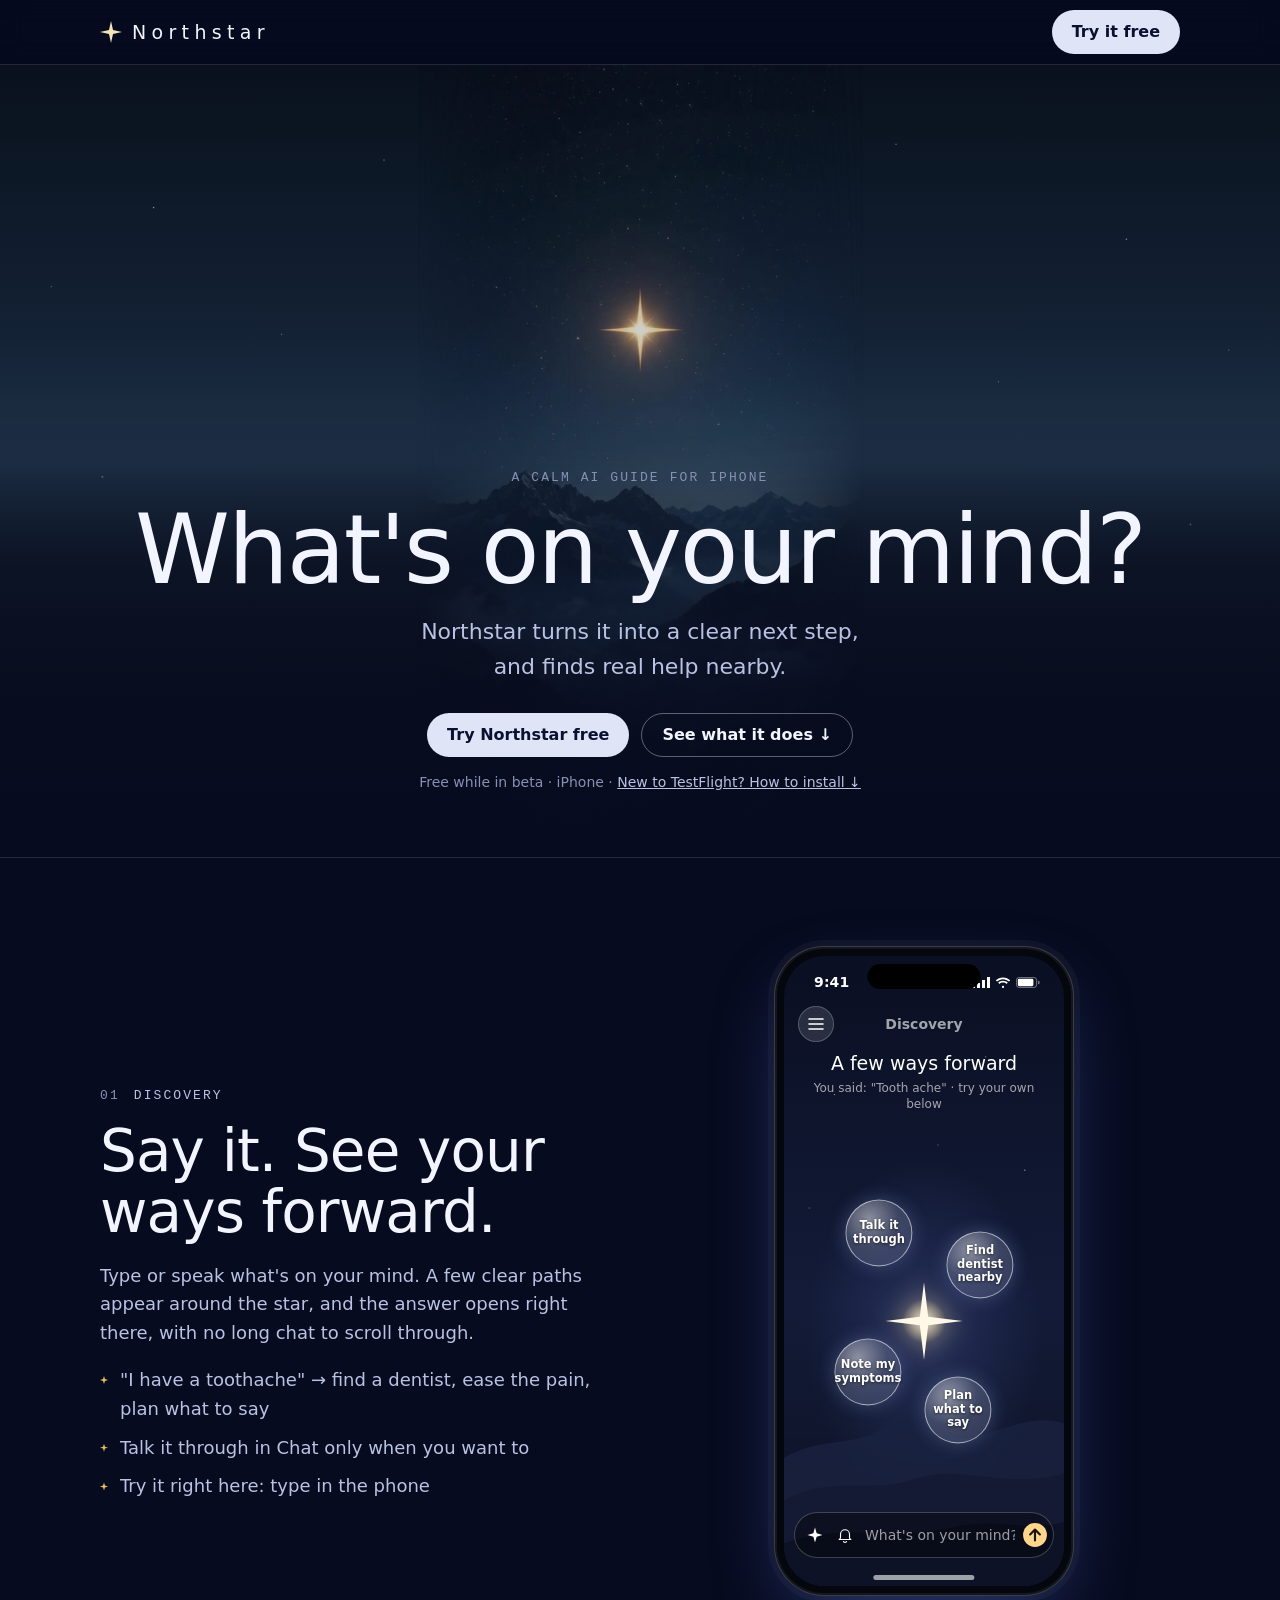
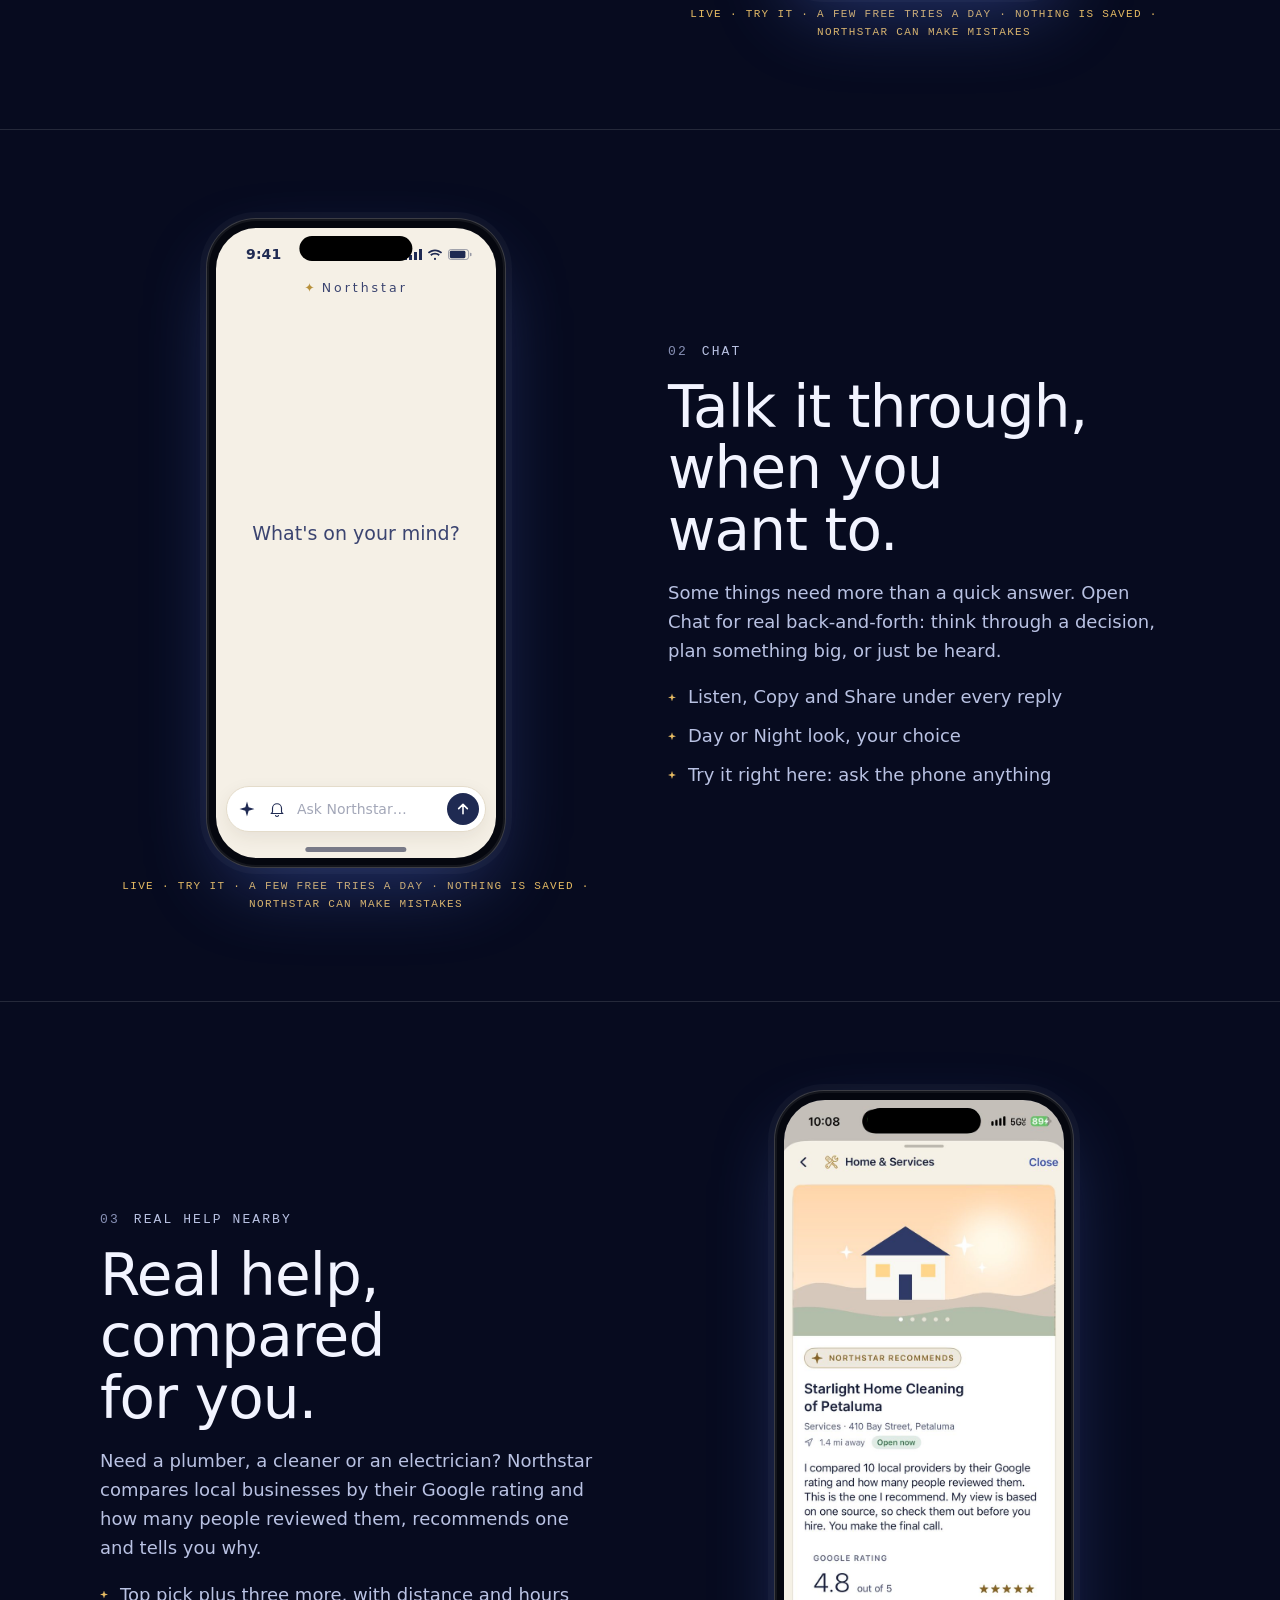
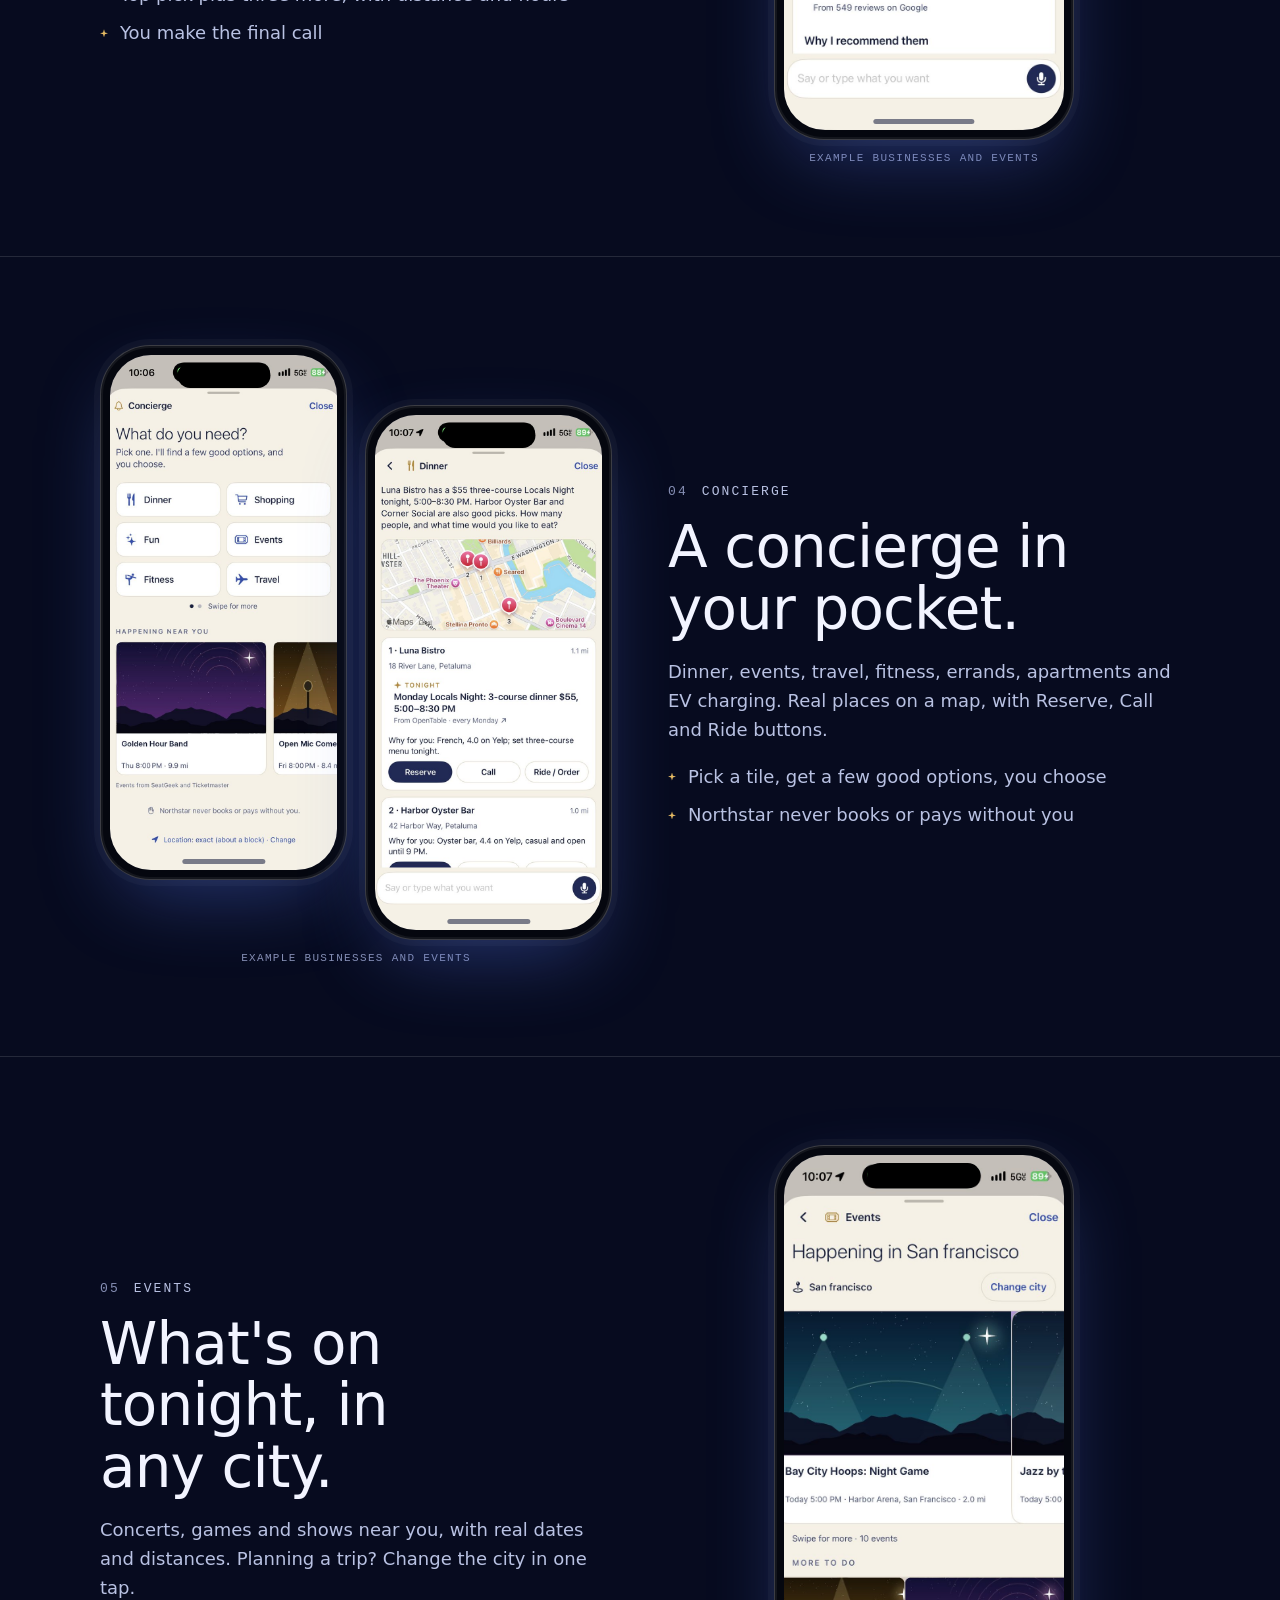
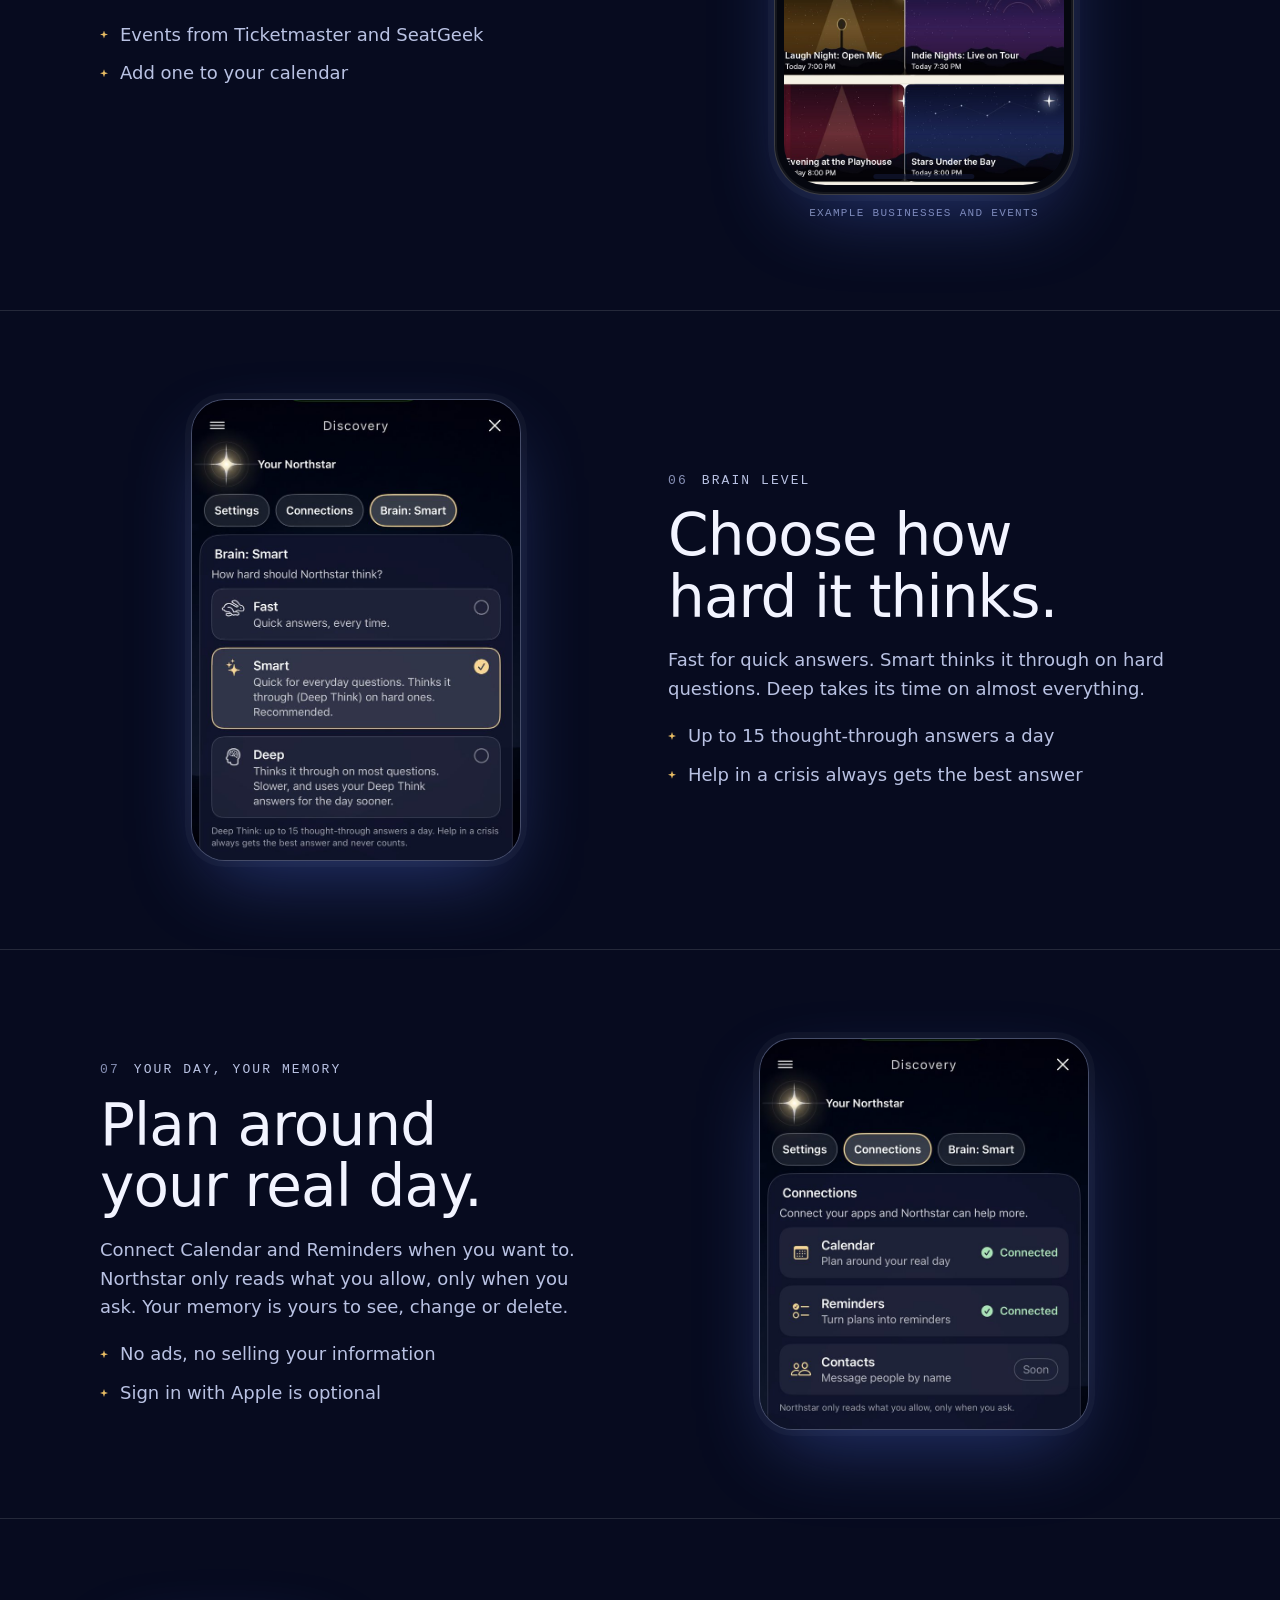
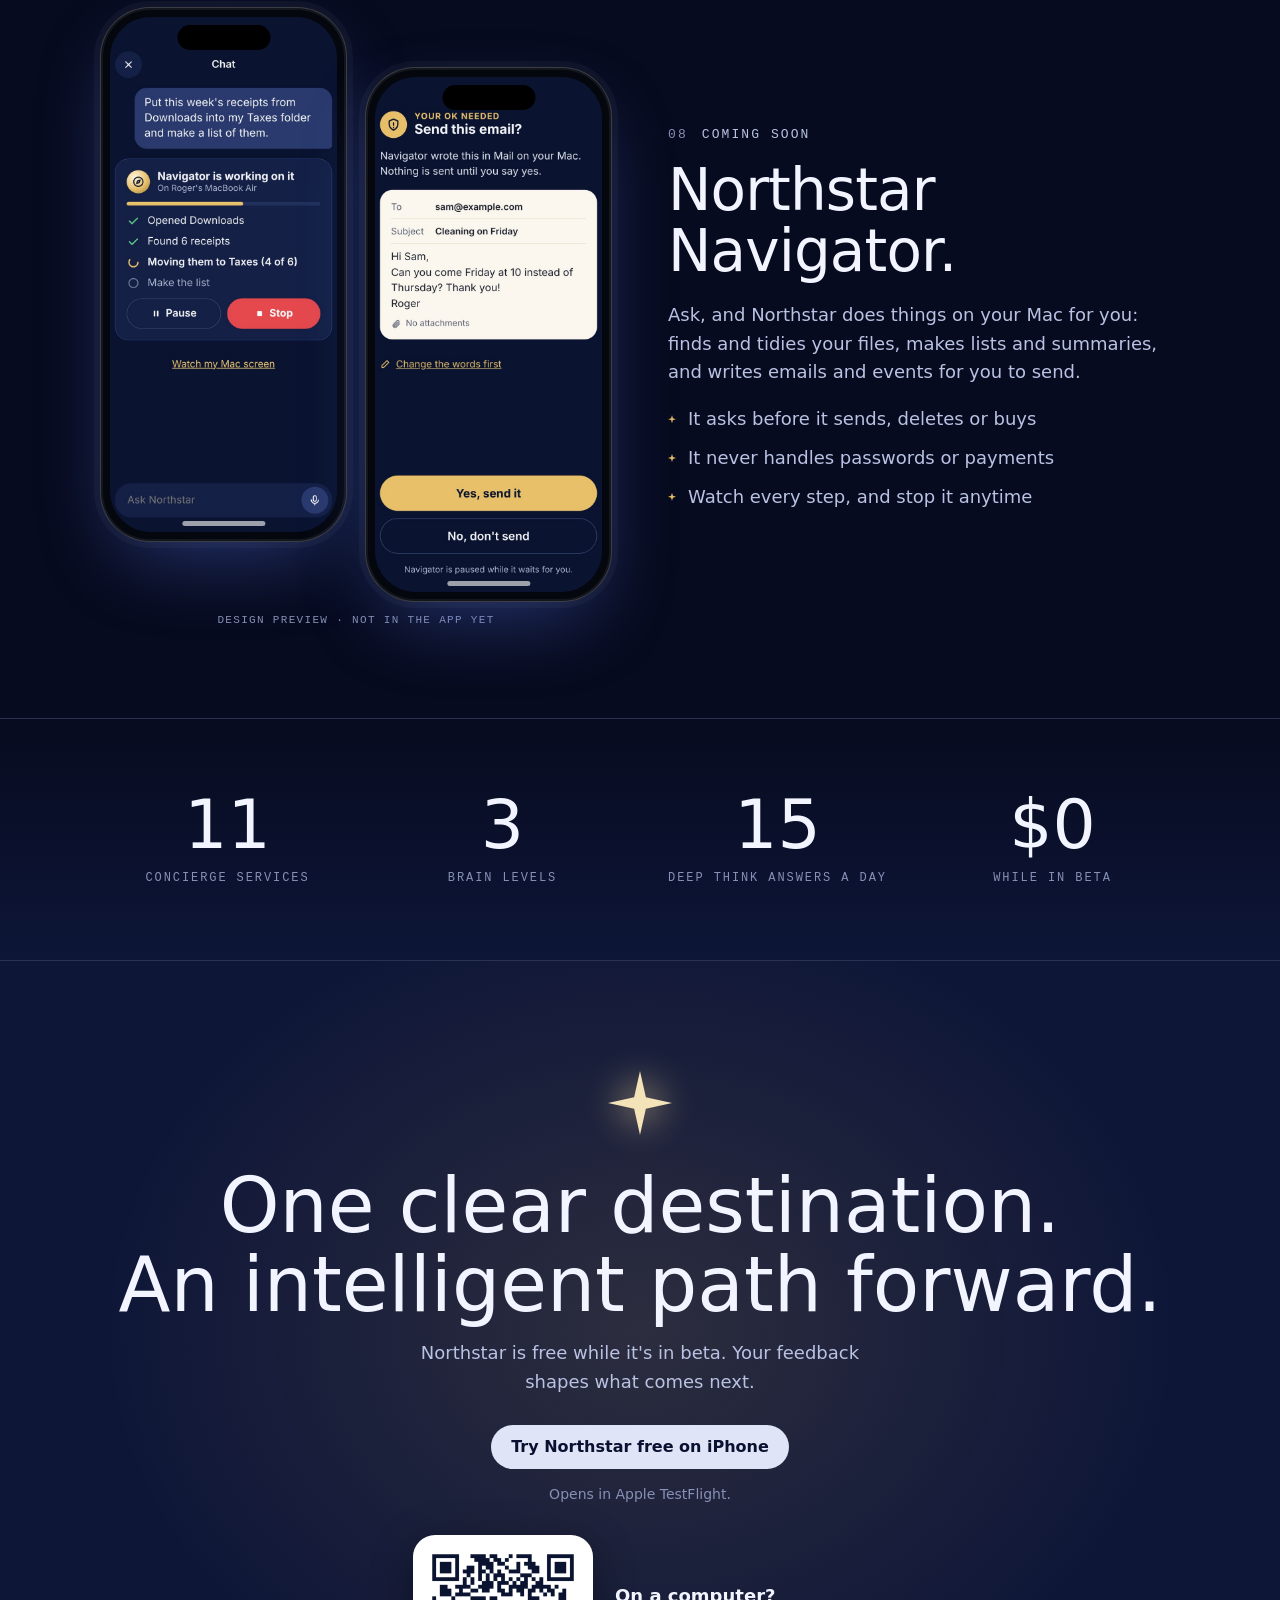
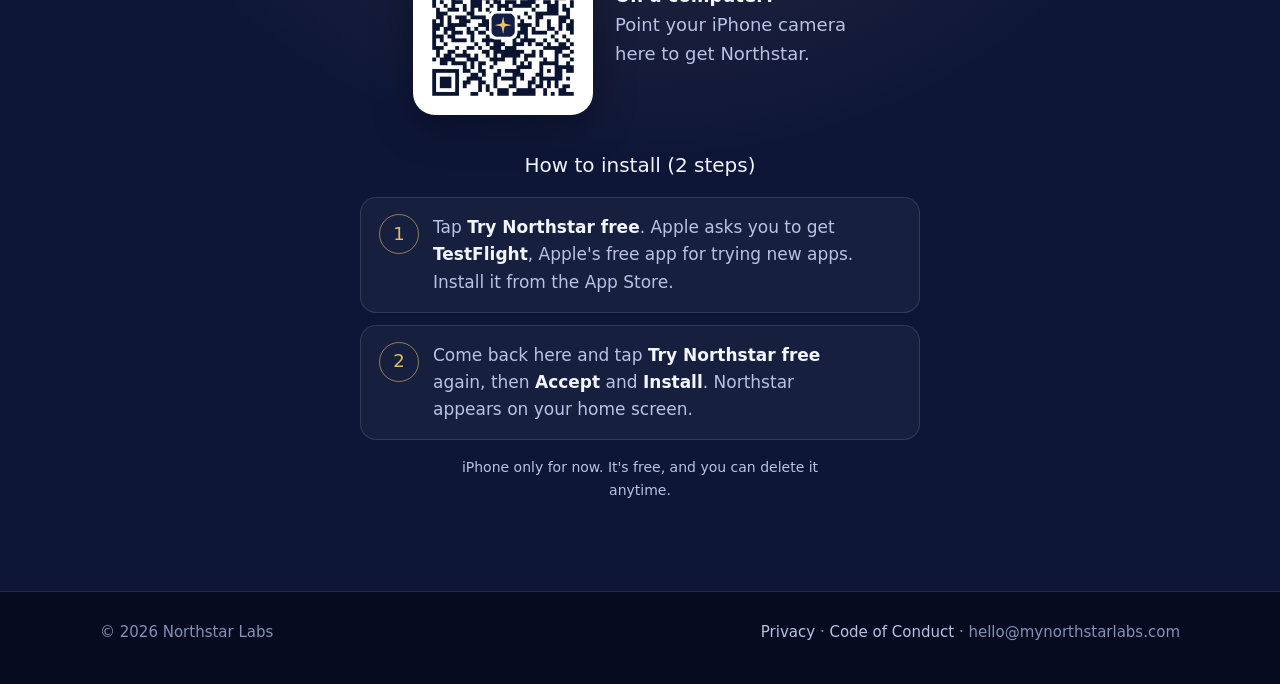
<file: index.html>
<!doctype html><html lang="en"><head><meta charset="utf-8"><meta name="viewport" content="width=device-width,initial-scale=1,viewport-fit=cover">
<title>Northstar: a calm AI guide for iPhone</title>
<meta name="description" content="Say what's on your mind. Northstar turns it into a clear next step and finds real help nearby. Free while in beta.">
<meta property="og:title" content="Northstar: a calm AI guide for iPhone">
<meta property="og:description" content="Say what's on your mind. Northstar turns it into a clear next step and finds real help nearby. Free while in beta.">
<meta property="og:image" content="https://mynorthstarlabs.com/media/share.jpg">
<meta property="og:url" content="https://mynorthstarlabs.com/">
<meta name="theme-color" content="#070b1f">
<link rel="icon" href="icon.png"></head><body>
<style>
/* Layout: one dark scrolling story. Video hero, then one feature per screen: number + title + plain sentence + the real app screen. */
:root{
  --night:#070b1f; --night2:#0e1638; --panel:#121b3f; --line:rgba(255,255,255,.12);
  --ink:#f2f4ff; --soft:#b9c2e3; --mute:#8790b5; --gold:#e6bb63; --silver:#dfe5f7;
  --display:-apple-system,"SF Pro Display",system-ui,"Segoe UI",Roboto,sans-serif;
  --mono:ui-monospace,"SF Mono",Menlo,Consolas,monospace;
  color-scheme:dark;
}
*{box-sizing:border-box}
html{scroll-behavior:smooth}
body{margin:0;background:var(--night);color:var(--ink);font-family:var(--display);font-size:18px;line-height:1.6;-webkit-font-smoothing:antialiased}
a{color:inherit}
.gutter{padding-left:max(20px,env(safe-area-inset-left,0px));padding-right:max(20px,env(safe-area-inset-right,0px))}
.wrap{max-width:1080px;margin:0 auto}

/* top bar */
.bar{position:sticky;top:env(safe-area-inset-top,0px);z-index:20;background:rgba(7,11,31,.72);backdrop-filter:blur(14px);-webkit-backdrop-filter:blur(14px);border-bottom:1px solid var(--line)}
.bar .wrap{display:flex;align-items:center;justify-content:space-between;height:64px}
.mark{display:flex;align-items:center;gap:10px;text-decoration:none;font-weight:300;letter-spacing:.28em;font-size:19px}
.mark svg{width:22px;height:22px}
.pill{display:inline-flex;align-items:center;gap:8px;min-height:44px;padding:0 20px;border-radius:999px;text-decoration:none;font-weight:600;font-size:16px}
.pill.light{background:var(--silver);color:#0a1130}
.pill.ghost{border:1px solid rgba(255,255,255,.35);color:var(--ink)}
.pill:focus-visible{outline:2px solid var(--gold);outline-offset:3px}

/* hero */
.hero{position:relative;min-height:min(88svh,900px);display:flex;align-items:flex-end;overflow:hidden;isolation:isolate}
.hero video,.hero .poster{position:absolute;inset:0;width:100%;height:100%;object-fit:cover;z-index:-2}
/* Wide screens: show the tall star video at its natural size in the center (star far away, mountains below)
   and blend its edges into a matching night sky with a few stars, instead of zooming it to full width */
@media (min-aspect-ratio:1/1){
  .hero{background:
    radial-gradient(1.2px 1.2px at 12% 18%,rgba(255,255,255,.7),transparent),radial-gradient(1px 1px at 22% 34%,rgba(255,255,255,.5),transparent),
    radial-gradient(1.4px 1.4px at 8% 52%,rgba(255,255,255,.55),transparent),radial-gradient(1px 1px at 30% 12%,rgba(255,255,255,.6),transparent),
    radial-gradient(1.2px 1.2px at 88% 22%,rgba(255,255,255,.65),transparent),radial-gradient(1px 1px at 78% 40%,rgba(255,255,255,.5),transparent),
    radial-gradient(1.4px 1.4px at 93% 58%,rgba(255,255,255,.5),transparent),radial-gradient(1px 1px at 70% 10%,rgba(255,255,255,.6),transparent),
    radial-gradient(1px 1px at 4% 28%,rgba(255,255,255,.45),transparent),radial-gradient(1px 1px at 96% 36%,rgba(255,255,255,.45),transparent),
    linear-gradient(180deg,rgb(9,18,28) 0%,rgb(22,38,57) 33%,rgb(36,58,80) 50%,rgb(17,29,43) 63%,rgb(9,10,14) 100%)}
  .hero video,.hero .poster{left:50%;right:auto;width:auto;aspect-ratio:9/16;max-width:none;transform:translateX(-50%);
    -webkit-mask-image:linear-gradient(90deg,transparent 0%,#000 38%,#000 62%,transparent 100%);
    mask-image:linear-gradient(90deg,transparent 0%,#000 38%,#000 62%,transparent 100%)}
}
.hero::after{content:"";position:absolute;inset:0;z-index:-1;background:linear-gradient(180deg,rgba(7,11,31,.15) 0%,rgba(7,11,31,.2) 45%,rgba(7,11,31,.92) 88%,var(--night) 100%)}
.hero .wrap{width:100%;padding-block:0 64px;text-align:center}
.eyebrow{font-family:var(--mono);font-size:13px;letter-spacing:.16em;text-transform:uppercase;color:var(--mute)}
.eyebrow b{color:var(--soft);font-weight:400;margin-left:14px}
.hero h1{font-weight:200;font-size:clamp(46px,11vw,96px);line-height:1.02;letter-spacing:-.02em;margin:14px 0 14px;text-wrap:balance}
.hero p{margin:0 auto;max-width:34ch;color:var(--soft);font-size:clamp(18px,4.4vw,22px)}
.actions{display:flex;flex-wrap:wrap;gap:12px;justify-content:center;margin-top:28px}
.small{font-size:14px;color:var(--mute);margin-top:14px}

/* features */
.feature{padding-block:88px;border-top:1px solid var(--line)}
.feature .wrap{display:grid;grid-template-columns:1fr 1fr;gap:56px;align-items:center}
.feature:nth-of-type(odd) .text{order:2}
.text{min-width:0}
.feature h2{font-weight:300;font-size:clamp(36px,7vw,58px);line-height:1.06;letter-spacing:-.015em;margin:14px 0 18px;text-wrap:balance}
.feature p{color:var(--soft);margin:0 0 14px;max-width:44ch}
.points{list-style:none;padding:0;margin:18px 0 0;display:grid;gap:10px}
.points li{display:flex;gap:12px;color:var(--soft)}
.points li::before{content:"";flex:none;width:8px;height:8px;margin-top:10px;background:var(--gold);clip-path:polygon(50% 0,62% 38%,100% 50%,62% 62%,50% 100%,38% 62%,0 50%,38% 38%)}
.shots{display:flex;gap:18px;justify-content:center;min-width:0}
.phone{margin:0;width:min(330px,100%);border-radius:34px;overflow:hidden;border:1px solid rgba(255,255,255,.22);background:var(--panel);box-shadow:0 30px 80px -20px rgba(80,110,220,.45),0 0 0 6px rgba(255,255,255,.03)}
.phone img{display:block;width:100%;height:auto}
.shots.two .phone{width:min(250px,48%)}
.shots.two .phone:last-child{margin-top:60px}
.note{font-family:var(--mono);font-size:11px;letter-spacing:.12em;text-transform:uppercase;color:var(--mute);margin-top:10px;text-align:center}
.shotcol{display:flex;flex-direction:column;align-items:center;min-width:0}

/* facts */
.facts{padding-block:72px;border-top:1px solid var(--line);background:linear-gradient(180deg,var(--night),var(--night2))}
.grid{display:grid;grid-template-columns:repeat(4,1fr);gap:20px;text-align:center}
.fact b{display:block;font-weight:200;font-size:clamp(44px,9vw,68px);line-height:1;font-variant-numeric:tabular-nums}
.fact span{display:block;margin-top:10px;font-family:var(--mono);font-size:12px;letter-spacing:.16em;text-transform:uppercase;color:var(--mute)}

/* closing */
.cta{padding-block:110px 90px;text-align:center;border-top:1px solid var(--line);background:radial-gradient(60% 50% at 50% 30%,rgba(230,187,99,.14),transparent 70%),var(--night2)}
.cta .star{width:64px;height:64px;filter:drop-shadow(0 0 18px rgba(255,226,160,.8))}
.cta h2{font-weight:200;font-size:clamp(40px,9vw,76px);line-height:1.05;margin:22px 0 14px;text-wrap:balance}
.cta p{color:var(--soft);margin:0 auto;max-width:40ch}
.cta .scan{display:none;align-items:center;justify-content:center;gap:22px;margin:30px auto 6px;text-align:left}
.cta .scan img{width:180px;height:180px;border-radius:22px;background:#fff;padding:8px;box-shadow:0 10px 40px rgba(0,0,0,.35)}
.cta .scan p{margin:0;max-width:22ch;color:var(--soft)}
.cta .scan strong{color:var(--ink,#f2f4fa)}
@media (min-width:820px){.cta .scan{display:flex}}
footer{padding-block:28px 40px;border-top:1px solid var(--line);color:var(--mute);font-size:15px}
footer .wrap{display:flex;flex-wrap:wrap;gap:8px 22px;justify-content:space-between}
footer a{color:var(--soft);text-decoration:none}



/* Real phones: every screen sits in the same iPhone frame (island, rounded glass, home bar) */
.device{position:relative;margin:0;width:300px;max-width:100%;flex:none;align-self:flex-start;aspect-ratio:9/19.5;border-radius:50px;padding:9px;background:#05070f;border:1px solid rgba(255,255,255,.22);box-shadow:0 30px 80px -20px rgba(80,110,220,.45),0 0 0 6px rgba(255,255,255,.03),inset 0 0 0 2px rgba(255,255,255,.06)}
.device .screen{position:relative;width:100%;height:100%;border-radius:41px;overflow:hidden;background:#0b1026;isolation:isolate}
.device .screen>img{display:block;width:100%;height:100%;object-fit:cover;object-position:top}
.device::before{content:"";position:absolute;z-index:8;top:17px;left:50%;transform:translateX(-50%);width:38%;height:25px;border-radius:14px;background:#000}
.device::after{content:"";position:absolute;z-index:8;bottom:15px;left:50%;transform:translateX(-50%);width:34%;height:5px;border-radius:3px;background:rgba(255,255,255,.6)}
.device.lightui::after{background:rgba(20,28,60,.55)}
.shots.two{width:100%;max-width:520px}
.shotcol{width:100%}
.shots.two .device{width:250px;max-width:calc(50% - 9px)}
.shots.two .device:last-child{margin-top:60px}
.livenote{color:var(--gold)}

/* status bar for the live screens */
.ns-status{position:absolute;z-index:7;top:0;left:0;right:0;height:46px;display:flex;align-items:center;justify-content:space-between;padding:6px 24px 0 30px;font-size:14px;font-weight:600;letter-spacing:.01em}
.ns-status svg{height:11px;width:auto;margin-left:5px}
.ns-icons{display:flex;align-items:center}

/* Discovery, live */
.device .ns-d{color:#fff;background:radial-gradient(60% 40% at 50% 60%,rgba(90,110,190,.28),transparent 70%),linear-gradient(180deg,#0a0f22 0%,#131b38 55%,#0b1020 100%);font-family:var(--display)}
.ns-d .sky{position:absolute;inset:0;background:radial-gradient(1px 1px at 18% 22%,rgba(255,255,255,.6),transparent),radial-gradient(1px 1px at 72% 16%,rgba(255,255,255,.5),transparent),radial-gradient(1.2px 1.2px at 86% 34%,rgba(255,255,255,.5),transparent),radial-gradient(1px 1px at 9% 40%,rgba(255,255,255,.4),transparent),radial-gradient(1px 1px at 55% 30%,rgba(255,255,255,.35),transparent)}
.ns-d .hills{position:absolute;left:0;right:0;bottom:0;height:34%;width:100%}
.ns-d-top{position:absolute;z-index:5;top:48px;left:0;right:0;display:flex;align-items:center;justify-content:center;height:40px}
.ns-d-menu{position:absolute;left:14px;width:36px;height:36px;border-radius:50%;background:rgba(255,255,255,.12);border:1px solid rgba(255,255,255,.22);display:flex;align-items:center;justify-content:center}
.ns-d-name{font-size:14px;font-weight:600;color:rgba(255,255,255,.62)}
.ns-d-words{position:absolute;z-index:5;top:96px;left:16px;right:16px;text-align:center}
.ns-d-title{font-size:19px;font-weight:400;line-height:1.25}
.ns-d-said{font-size:12px;color:rgba(255,255,255,.62);margin-top:4px;line-height:1.35}
.ns-star{position:absolute;z-index:3;left:50%;top:58%;width:30%;transform:translate(-50%,-50%);filter:drop-shadow(0 0 14px rgba(255,226,160,.85))}
.ns-star.thinking{animation:nsPulse 1.1s ease-in-out infinite}
@keyframes nsPulse{50%{transform:translate(-50%,-50%) scale(1.18);filter:drop-shadow(0 0 26px rgba(255,226,160,1))}}
.ns-orbs{position:absolute;inset:0;z-index:4}
.ns-orb{position:absolute;width:24%;aspect-ratio:1;transform:translate(-50%,-50%);border-radius:50%;padding:6px;display:flex;align-items:center;justify-content:center;text-align:center;font:600 11.5px/1.2 var(--display);color:#fff;text-shadow:0 1px 3px rgba(0,0,0,.6);background:radial-gradient(circle at 35% 28%,rgba(255,255,255,.5),rgba(200,208,235,.22) 46%,rgba(110,120,165,.3));border:1px solid rgba(255,255,255,.55);box-shadow:0 0 18px rgba(170,190,255,.25);cursor:pointer;animation:nsIn .5s ease both}
.ns-orb:hover{border-color:#fff}
.ns-orb:focus-visible{outline:2px solid var(--gold);outline-offset:3px}
@keyframes nsIn{from{opacity:0;transform:translate(-50%,-50%) scale(.6)}}
.ns-bar{position:absolute;z-index:6;left:10px;right:10px;bottom:28px;height:46px;display:flex;align-items:center;gap:2px;padding:0 4px 0 6px;border-radius:23px}
.ns-d .ns-bar{background:rgba(0,0,0,.35);border:1px solid rgba(255,255,255,.22)}
.ns-bar input{flex:1;min-width:0;height:44px;border:0;background:transparent;font:14px var(--display);outline:none;padding:0 4px}
.ns-d .ns-bar input{color:#fff}
.ns-d .ns-bar input::placeholder{color:rgba(255,255,255,.6)}
.ns-ic{flex:none;width:28px;height:44px;display:flex;align-items:center;justify-content:center;background:none;border:0;padding:0;color:inherit;cursor:pointer}
.ns-ic svg{width:18px;height:18px}
.ns-send svg{width:26px;height:26px}
.ns-bar.busy{opacity:.6;pointer-events:none}
.ns-panel{position:absolute;z-index:7;left:8px;right:8px;bottom:82px;max-height:60%;overflow:auto;border-radius:22px;padding:12px 14px 14px;background:rgba(18,25,58,.96);border:1px solid rgba(255,255,255,.22);font-size:13px;line-height:1.45;opacity:0;transform:translateY(16px);transition:.25s}
.ns-panel.open{opacity:1;transform:none}
.ns-panel-head{display:flex;align-items:center;justify-content:space-between;font-weight:600;font-size:14px;margin-bottom:6px}
.ns-panel-close{width:32px;height:32px;border-radius:50%;border:0;background:rgba(255,255,255,.12);color:#fff;cursor:pointer;font-size:16px}
.ns-panel p,.ns-c p{margin:0 0 7px}
.ns-panel ul,.ns-panel ol,.ns-c ul,.ns-c ol{margin:0 0 7px;padding-left:18px}
.ns-panel li,.ns-c li{margin-bottom:3px}
.ns-panel .h,.ns-c .h{font-weight:600}
.ns-panel-cta{display:inline-flex;margin-top:6px;min-height:36px;align-items:center;padding:0 14px;border-radius:18px;background:var(--gold);color:#1a1405;font-weight:600;text-decoration:none}
.ns-wait{opacity:.7;font-style:italic}

/* Chat, live (Day look) */
.device .ns-c{color:#1f2a52;background:#f5f0e6;font-family:var(--display)}
.ns-c-top{position:absolute;z-index:5;top:50px;left:0;right:0;text-align:center;font-size:12.5px;letter-spacing:.24em;color:#3b4470}
.ns-c-top b{color:#b8913c;font-weight:400;letter-spacing:0}
.ns-chat-log{position:absolute;top:80px;bottom:84px;left:0;right:0;overflow:auto;padding:4px 14px 8px;display:flex;flex-direction:column;gap:10px;font-size:13.5px;line-height:1.45}
.ns-chat-empty{position:absolute;left:0;right:0;top:46%;text-align:center;font-size:19px;font-weight:300;color:#3b4470}
.ns-msg{max-width:88%}
.ns-me{align-self:flex-end;background:#1f2a52;color:#fff;border-radius:18px 18px 6px 18px;padding:8px 12px}
.ns-me.ns-quiet{opacity:.75}
.ns-bot{align-self:flex-start}
.ns-note{color:#6b5a2a}
.ns-c .ns-bar{background:#fff;border:1px solid #e4dccb;box-shadow:0 6px 18px rgba(60,50,20,.08);bottom:26px}
.ns-c .ns-bar input{color:#1f2a52}
.ns-c .ns-bar input::placeholder{color:#a3a7b8}
.ns-c .ns-send{width:36px}
.ns-c .ns-send span{width:32px;height:32px;border-radius:50%;background:#1f2a52;color:#fff;display:flex;align-items:center;justify-content:center}
.ns-c .ns-send svg{width:16px;height:16px}

/* crisis help, the same words as the app */
.ns-crisis{border-radius:16px;padding:12px;margin-bottom:8px;background:#fffaf0;color:#1f2a52;border:1px solid #e4dccb}
.ns-crisis-k{font-size:10.5px;letter-spacing:.14em;text-transform:uppercase;font-weight:600;color:#6c7393;margin-bottom:4px}
.ns-crisis-row{display:flex;gap:8px;margin:6px 0}
.ns-crisis-b{flex:1;min-height:36px;display:flex;align-items:center;justify-content:center;border-radius:18px;background:#1f2a52;color:#fff;text-decoration:none;font-weight:600}
.ns-crisis-911{display:block;font-weight:600;color:#1f2a52;min-height:30px}
.ns-crisis-small{font-size:12px;color:#6c7393;margin:0}

.device .screen p{color:inherit;max-width:none}
.sr{position:absolute;width:1px;height:1px;overflow:hidden;clip:rect(0 0 0 0);white-space:nowrap}
.install{scroll-margin-top:84px;max-width:560px;margin:34px auto 0;text-align:left;display:grid;gap:12px}
.install h3{margin:0 0 4px;font-weight:500;font-size:20px;text-align:center}
.step{display:grid;grid-template-columns:40px 1fr;gap:14px;align-items:start;background:rgba(255,255,255,.04);border:1px solid var(--line);border-radius:16px;padding:16px 18px}
.step b{display:flex;align-items:center;justify-content:center;width:40px;height:40px;border-radius:50%;border:1px solid rgba(230,187,99,.6);color:var(--gold);font-weight:500;font-size:18px}
.step p{margin:0;color:var(--soft);font-size:17px}
.step strong{color:var(--ink);font-weight:600}
.small a{color:var(--soft)}
@media (max-width:760px){
  .feature{padding-block:64px}
  .feature .wrap{grid-template-columns:1fr;gap:36px}
  .feature:nth-of-type(odd) .text{order:0}
  .text{text-align:left}
  .grid{grid-template-columns:repeat(2,1fr);row-gap:36px}
}
@media (prefers-reduced-motion:reduce){html{scroll-behavior:auto}}
</style>

<header class="bar gutter"><div class="wrap">
  <a class="mark" href="#top" aria-label="Northstar home">
    <svg viewBox="0 0 24 24" aria-hidden="true"><path fill="#f4e3b8" d="M12 0l2.2 9.8L24 12l-9.8 2.2L12 24l-2.2-9.8L0 12l9.8-2.2z"/></svg>Northstar</a>
  <a class="pill light" href="https://testflight.apple.com/join/TK7BRNar">Try it free</a>
</div></header>

<section class="hero gutter" id="top">
  <img class="poster" src="media/hero-poster.jpg" alt="">
  <video autoplay muted loop playsinline poster="media/hero-poster.jpg" aria-hidden="true">
    <source src="media/hero.mp4" type="video/mp4">
  </video>
  <div class="wrap">
    <div class="eyebrow">A calm AI guide for iPhone</div>
    <h1>What's on your mind?</h1>
    <p>Northstar turns it into a clear next step, and finds real help nearby.</p>
    <div class="actions">
      <a class="pill light" href="https://testflight.apple.com/join/TK7BRNar">Try Northstar free</a>
      <a class="pill ghost" href="#discovery">See what it does ↓</a>
    </div>
    <div class="small">Free while in beta · iPhone · <a href="#install">New to TestFlight? How to install ↓</a></div>
  </div>
</section>

<section class="feature gutter" id="discovery"><div class="wrap">
  <div class="text">
    <div class="eyebrow">01<b>Discovery</b></div>
    <h2>Say it. See your ways forward.</h2>
    <p>Type or speak what's on your mind. A few clear paths appear around the star, and the answer opens right there, with no long chat to scroll through.</p>
    <ul class="points"><li>"I have a toothache" → find a dentist, ease the pain, plan what to say</li><li>Talk it through in Chat only when you want to</li><li>Try it right here: type in the phone</li></ul>
  </div>
  <div class="shotcol"><div class="shots"><figure class="device" id="ns-discovery" aria-label="Discovery, live: type what's on your mind"><div class="screen ns-d">
    <div class="ns-status"><span>9:41</span><span class="ns-icons"><svg viewBox="0 0 18 11" aria-hidden="true"><path fill="currentColor" d="M0 8h3v3H0zM5 6h3v5H5zM10 3h3v8h-3zM15 0h3v11h-3z"/></svg><svg viewBox="0 0 16 11" aria-hidden="true"><path fill="currentColor" d="M8 2.2c2.3 0 4.4.9 6 2.4l1.2-1.3C13.3 1.5 10.8.4 8 .4S2.7 1.5.8 3.3L2 4.6c1.6-1.5 3.7-2.4 6-2.4zm0 3.3c1.4 0 2.6.5 3.6 1.4l1.2-1.3C11.5 4.4 9.8 3.7 8 3.7S4.5 4.4 3.2 5.6l1.2 1.3c1-.9 2.2-1.4 3.6-1.4zM8 8.8a1.1 1.1 0 1 0 0 2.2 1.1 1.1 0 0 0 0-2.2z"/></svg><svg viewBox="0 0 26 12" aria-hidden="true"><rect x=".5" y=".5" width="22" height="11" rx="3" fill="none" stroke="currentColor" opacity=".45"/><rect x="2" y="2" width="17" height="8" rx="1.6" fill="currentColor"/><rect x="24" y="4" width="1.6" height="4" rx=".8" fill="currentColor" opacity=".45"/></svg></span></div>
    <div class="sky"></div>
    <svg class="hills" viewBox="0 0 300 200" preserveAspectRatio="none" aria-hidden="true"><path d="M0 80 C40 60 70 70 100 55 C140 35 170 70 210 60 C245 50 270 40 300 48 V200 H0Z" fill="#1a2240" opacity=".8"/><path d="M0 120 C50 95 90 115 140 100 C190 85 230 110 300 95 V200 H0Z" fill="#141a33"/><path d="M0 160 C60 140 120 158 180 145 C230 135 260 150 300 140 V200 H0Z" fill="#0d1226"/></svg>
    <div class="ns-d-top"><span class="ns-d-menu" aria-hidden="true"><svg width="16" height="12" viewBox="0 0 16 12"><path d="M1 1h14M1 6h14M1 11h14" stroke="#fff" stroke-width="1.6" stroke-linecap="round"/></svg></span><span class="ns-d-name">Discovery</span></div>
    <div class="ns-d-words" aria-live="polite"><div class="ns-d-title">A few ways forward</div><div class="ns-d-said">You said: "Tooth ache" · try your own below</div></div>
    <svg class="ns-star" viewBox="0 0 100 100" aria-hidden="true"><defs><radialGradient id="nsg"><stop offset="0" stop-color="#fff"/><stop offset=".35" stop-color="#fff3d6"/><stop offset="1" stop-color="#ffe2a0" stop-opacity="0"/></radialGradient></defs><circle cx="50" cy="50" r="26" fill="url(#nsg)" opacity=".55"/><path d="M50 4 L55 45 L96 50 L55 55 L50 96 L45 55 L4 50 L45 45Z" fill="#fff8e6"/></svg>
    <div class="ns-orbs"></div>
    <div class="ns-panel" hidden><div class="ns-panel-head"><span></span><button class="ns-panel-close" type="button" aria-label="Close">✕</button></div><div class="ns-panel-body" aria-live="polite"></div></div>
    <form class="ns-bar" autocomplete="off">
      <span class="ns-ic" aria-hidden="true"><svg viewBox="0 0 24 24"><path fill="#fff" d="M12 2l2.2 7.8L22 12l-7.8 2.2L12 22l-2.2-7.8L2 12l7.8-2.2z"/></svg></span>
      <span class="ns-ic" aria-hidden="true"><svg viewBox="0 0 24 24" fill="none" stroke="#fff" stroke-width="1.5"><path d="M6 16V11a6 6 0 0 1 12 0v5l1.5 2h-15zM10 20a2 2 0 0 0 4 0"/></svg></span>
      <label class="sr" for="ns-d-in">What's on your mind?</label>
      <input id="ns-d-in" placeholder="What's on your mind?" maxlength="300" enterkeyhint="send">
      <button class="ns-ic ns-send" type="submit" aria-label="Send"><svg viewBox="0 0 24 24"><circle cx="12" cy="12" r="11" fill="#ffd68c"/><path d="M12 17V7M7.5 11.5 12 7l4.5 4.5" stroke="#1a1405" stroke-width="2" fill="none" stroke-linecap="round" stroke-linejoin="round"/></svg></button>
    </form>
  </div></figure></div><div class="note livenote">Live · try it · a few free tries a day · nothing is saved · Northstar can make mistakes</div></div>
</div></section>

<section class="feature gutter"><div class="wrap">
  <div class="text">
    <div class="eyebrow">02<b>Chat</b></div>
    <h2>Talk it through, when you want to.</h2>
    <p>Some things need more than a quick answer. Open Chat for real back-and-forth: think through a decision, plan something big, or just be heard.</p>
    <ul class="points"><li>Listen, Copy and Share under every reply</li><li>Day or Night look, your choice</li><li>Try it right here: ask the phone anything</li></ul>
  </div>
  <div class="shotcol"><div class="shots"><figure class="device lightui" id="ns-chat" aria-label="Chat, live: ask Northstar anything"><div class="screen ns-c">
    <div class="ns-status" style="color:#1f2a52"><span>9:41</span><span class="ns-icons"><svg viewBox="0 0 18 11" aria-hidden="true"><path fill="currentColor" d="M0 8h3v3H0zM5 6h3v5H5zM10 3h3v8h-3zM15 0h3v11h-3z"/></svg><svg viewBox="0 0 16 11" aria-hidden="true"><path fill="currentColor" d="M8 2.2c2.3 0 4.4.9 6 2.4l1.2-1.3C13.3 1.5 10.8.4 8 .4S2.7 1.5.8 3.3L2 4.6c1.6-1.5 3.7-2.4 6-2.4zm0 3.3c1.4 0 2.6.5 3.6 1.4l1.2-1.3C11.5 4.4 9.8 3.7 8 3.7S4.5 4.4 3.2 5.6l1.2 1.3c1-.9 2.2-1.4 3.6-1.4zM8 8.8a1.1 1.1 0 1 0 0 2.2 1.1 1.1 0 0 0 0-2.2z"/></svg><svg viewBox="0 0 26 12" aria-hidden="true"><rect x=".5" y=".5" width="22" height="11" rx="3" fill="none" stroke="currentColor" opacity=".45"/><rect x="2" y="2" width="17" height="8" rx="1.6" fill="currentColor"/><rect x="24" y="4" width="1.6" height="4" rx=".8" fill="currentColor" opacity=".45"/></svg></span></div>
    <div class="ns-c-top"><b>✦</b> Northstar</div>
    <div class="ns-chat-empty">What's on your mind?</div>
    <div class="ns-chat-log" aria-live="polite"></div>
    <form class="ns-bar" autocomplete="off">
      <span class="ns-ic" aria-hidden="true"><svg viewBox="0 0 24 24"><path fill="#1f2a52" d="M12 2l2.2 7.8L22 12l-7.8 2.2L12 22l-2.2-7.8L2 12l7.8-2.2z"/></svg></span>
      <span class="ns-ic" aria-hidden="true"><svg viewBox="0 0 24 24" fill="none" stroke="#1f2a52" stroke-width="1.5"><path d="M6 16V11a6 6 0 0 1 12 0v5l1.5 2h-15zM10 20a2 2 0 0 0 4 0"/></svg></span>
      <label class="sr" for="ns-c-in">Ask Northstar</label>
      <input id="ns-c-in" placeholder="Ask Northstar…" maxlength="500" enterkeyhint="send">
      <button class="ns-ic ns-send" type="submit" aria-label="Send"><span><svg viewBox="0 0 24 24"><path d="M12 19V5M5.5 11.5 12 5l6.5 6.5" stroke="#fff" stroke-width="2.4" fill="none" stroke-linecap="round" stroke-linejoin="round"/></svg></span></button>
    </form>
  </div></figure></div><div class="note livenote">Live · try it · a few free tries a day · nothing is saved · Northstar can make mistakes</div></div>
</div></section>

<section class="feature gutter"><div class="wrap">
  <div class="text">
    <div class="eyebrow">03<b>Real help nearby</b></div>
    <h2>Real help, compared for you.</h2>
    <p>Need a plumber, a cleaner or an electrician? Northstar compares local businesses by their Google rating and how many people reviewed them, recommends one and tells you why.</p>
    <ul class="points"><li>Top pick plus three more, with distance and hours</li><li>You make the final call</li></ul>
  </div>
  <div class="shotcol"><div class="shots"><figure class="device lightui"><div class="screen"><img src="media/provider-full.jpg" alt="Northstar Recommends card: an example cleaning service, 4.8 out of 5" width="720" height="1564" loading="lazy"></div></figure></div><div class="note">Example businesses and events</div></div>
</div></section>

<section class="feature gutter"><div class="wrap">
  <div class="text">
    <div class="eyebrow">04<b>Concierge</b></div>
    <h2>A concierge in your pocket.</h2>
    <p>Dinner, events, travel, fitness, errands, apartments and EV charging. Real places on a map, with Reserve, Call and Ride buttons.</p>
    <ul class="points"><li>Pick a tile, get a few good options, you choose</li><li>Northstar never books or pays without you</li></ul>
  </div>
  <div class="shotcol"><div class="shots two"><figure class="device lightui"><div class="screen"><img src="media/concierge-full.jpg" alt="Concierge screen with service tiles: Dinner, Shopping, Fun, Events, Fitness, Travel" width="720" height="1564" loading="lazy"></div></figure><figure class="device lightui"><div class="screen"><img src="media/dinner-full.jpg" alt="Dinner results with a map and Reserve, Call and Ride buttons" width="720" height="1564" loading="lazy"></div></figure></div><div class="note">Example businesses and events</div></div>
</div></section>

<section class="feature gutter"><div class="wrap">
  <div class="text">
    <div class="eyebrow">05<b>Events</b></div>
    <h2>What's on tonight, in any city.</h2>
    <p>Concerts, games and shows near you, with real dates and distances. Planning a trip? Change the city in one tap.</p>
    <ul class="points"><li>Events from Ticketmaster and SeatGeek</li><li>Add one to your calendar</li></ul>
  </div>
  <div class="shotcol"><div class="shots"><figure class="device lightui"><div class="screen"><img src="media/events-full.jpg" alt="Events screen: Happening in San Francisco, with a Change city button" width="720" height="1564" loading="lazy"></div></figure></div><div class="note">Example businesses and events</div></div>
</div></section>

<section class="feature gutter"><div class="wrap">
  <div class="text">
    <div class="eyebrow">06<b>Brain level</b></div>
    <h2>Choose how hard it thinks.</h2>
    <p>Fast for quick answers. Smart thinks it through on hard questions. Deep takes its time on almost everything.</p>
    <ul class="points"><li>Up to 15 thought-through answers a day</li><li>Help in a crisis always gets the best answer</li></ul>
  </div>
  <div class="shots"><figure class="phone"><img src="media/brain.jpg" alt="Brain level choices: Fast, Smart (selected) and Deep" width="720" height="1009"></figure></div>
</div></section>

<section class="feature gutter"><div class="wrap">
  <div class="text">
    <div class="eyebrow">07<b>Your day, your memory</b></div>
    <h2>Plan around your real day.</h2>
    <p>Connect Calendar and Reminders when you want to. Northstar only reads what you allow, only when you ask. Your memory is yours to see, change or delete.</p>
    <ul class="points"><li>No ads, no selling your information</li><li>Sign in with Apple is optional</li></ul>
  </div>
  <div class="shots"><figure class="phone"><img src="media/connections.jpg" alt="Connections: Calendar and Reminders connected, Contacts coming soon" width="720" height="856"></figure></div>
</div></section>

<section class="feature gutter" id="navigator"><div class="wrap">
  <div class="text">
    <div class="eyebrow">08<b>Coming soon</b></div>
    <h2>Northstar Navigator.</h2>
    <p>Ask, and Northstar does things on your Mac for you: finds and tidies your files, makes lists and summaries, and writes emails and events for you to send.</p>
    <ul class="points"><li>It asks before it sends, deletes or buys</li><li>It never handles passwords or payments</li><li>Watch every step, and stop it anytime</li></ul>
  </div>
  <div class="shotcol">
    <div class="shots two">
      <figure class="device"><div class="screen"><img src="media/navigator-working.jpg" alt="Navigator working on a task, with each step shown and a Stop button" width="720" height="1558" loading="lazy"></div></figure>
      <figure class="device"><div class="screen"><img src="media/navigator-ok.jpg" alt="Navigator asking for your OK before sending an email" width="720" height="1558" loading="lazy"></div></figure>
    </div>
    <div class="note">Design preview · not in the app yet</div>
  </div>
</div></section>

<section class="facts gutter"><div class="wrap grid">
  <div class="fact"><b>11</b><span>Concierge services</span></div>
  <div class="fact"><b>3</b><span>Brain levels</span></div>
  <div class="fact"><b>15</b><span>Deep Think answers a day</span></div>
  <div class="fact"><b>$0</b><span>While in beta</span></div>
</div></section>

<section class="cta gutter"><div class="wrap">
  <svg class="star" viewBox="0 0 24 24" aria-hidden="true"><path fill="#f4e3b8" d="M12 0l2.2 9.8L24 12l-9.8 2.2L12 24l-2.2-9.8L0 12l9.8-2.2z"/></svg>
  <h2>One clear destination.<br>An intelligent path forward.</h2>
  <p>Northstar is free while it's in beta. Your feedback shapes what comes next.</p>
  <div class="actions"><a class="pill light" href="https://testflight.apple.com/join/TK7BRNar">Try Northstar free on iPhone</a></div>
  <div class="small">Opens in Apple TestFlight.</div>
  <div class="scan">
    <img src="media/qr-testflight.png" width="180" height="180" alt="QR code that opens Northstar in Apple TestFlight">
    <p><strong>On a computer?</strong><br>Point your iPhone camera here to get Northstar.</p>
  </div>
  <div class="install" id="install">
    <h3>How to install (2 steps)</h3>
    <div class="step"><b>1</b><p>Tap <strong>Try Northstar free</strong>. Apple asks you to get <strong>TestFlight</strong>, Apple's free app for trying new apps. Install it from the App Store.</p></div>
    <div class="step"><b>2</b><p>Come back here and tap <strong>Try Northstar free</strong> again, then <strong>Accept</strong> and <strong>Install</strong>. Northstar appears on your home screen.</p></div>
    <p class="small" style="text-align:center;margin-top:4px">iPhone only for now. It's free, and you can delete it anytime.</p>
  </div>
</div></section>

<footer class="gutter"><div class="wrap">
  <span>© 2026 Northstar Labs</span>
  <span><a href="privacy.html">Privacy</a> · <a href="conduct.html">Code of Conduct</a> · hello@mynorthstarlabs.com</span>
</div></footer>
<script src="try.js" defer></script>
</body></html>
</file>
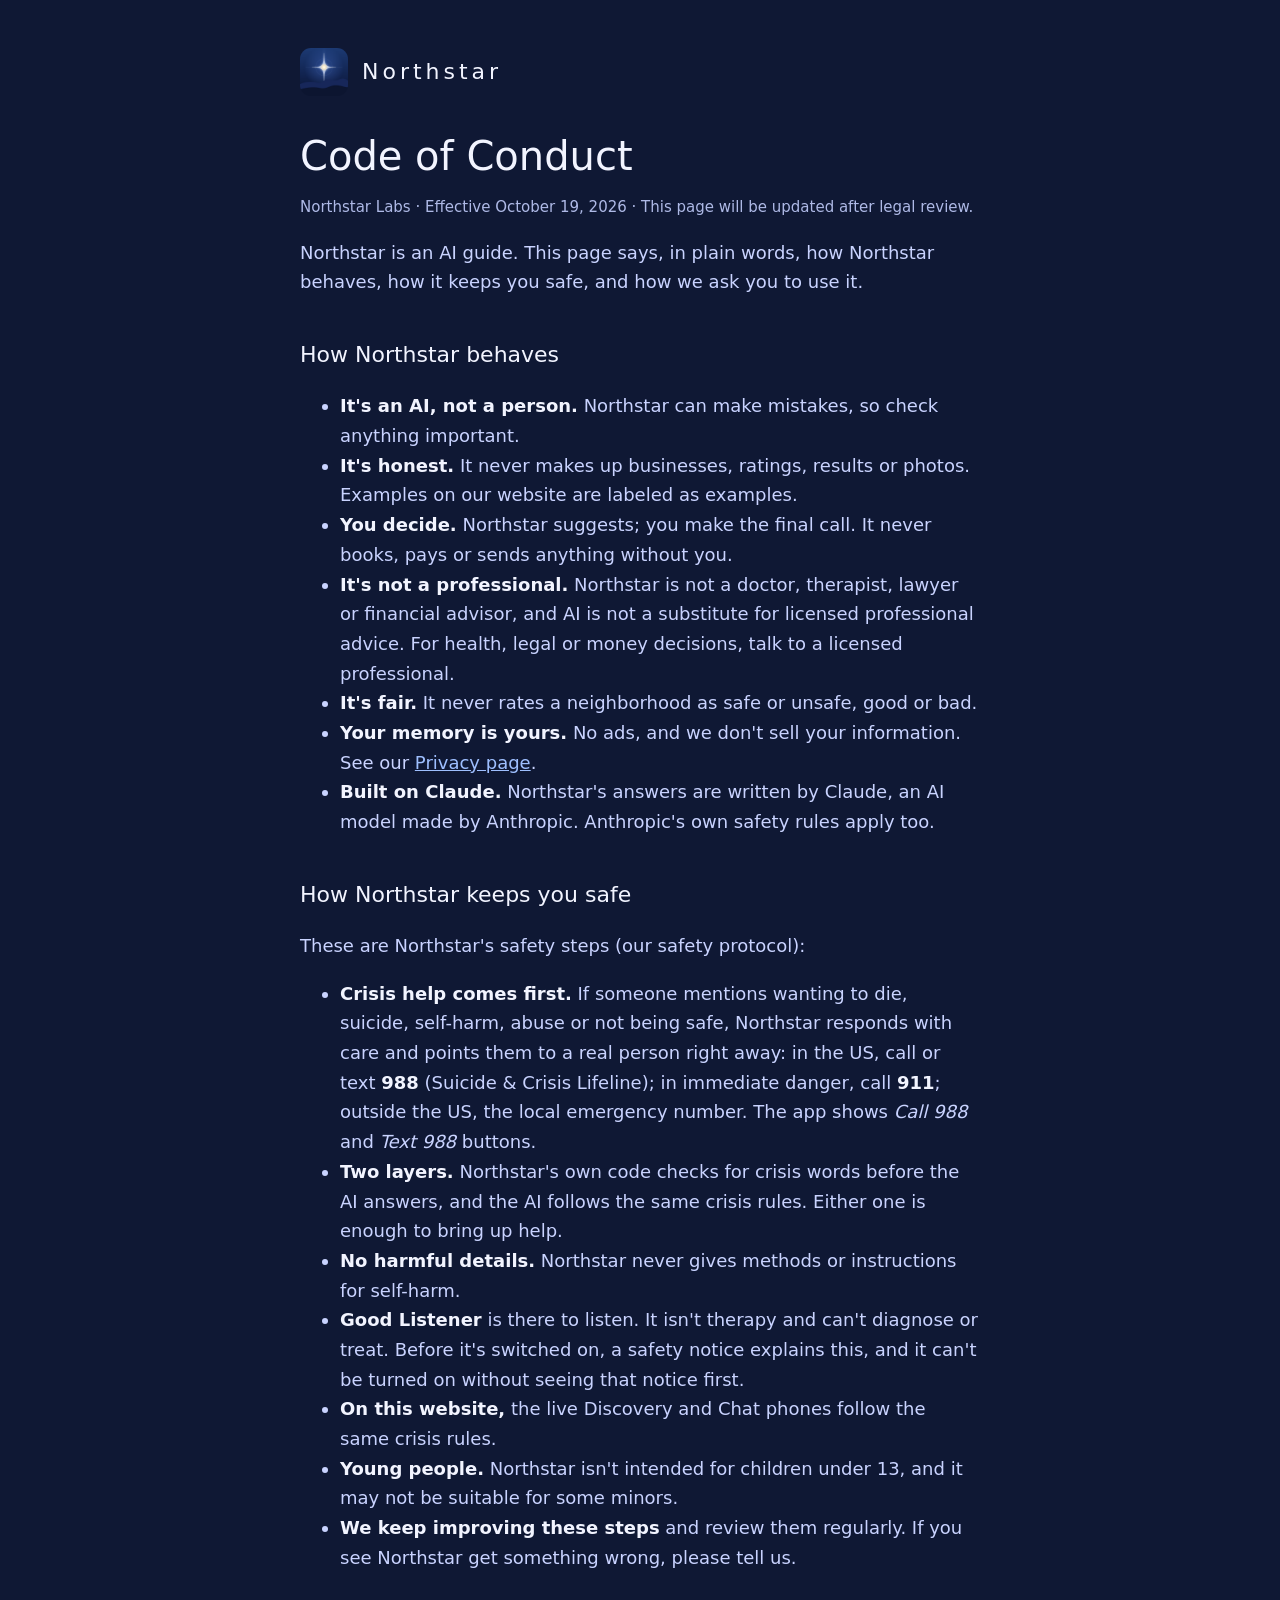
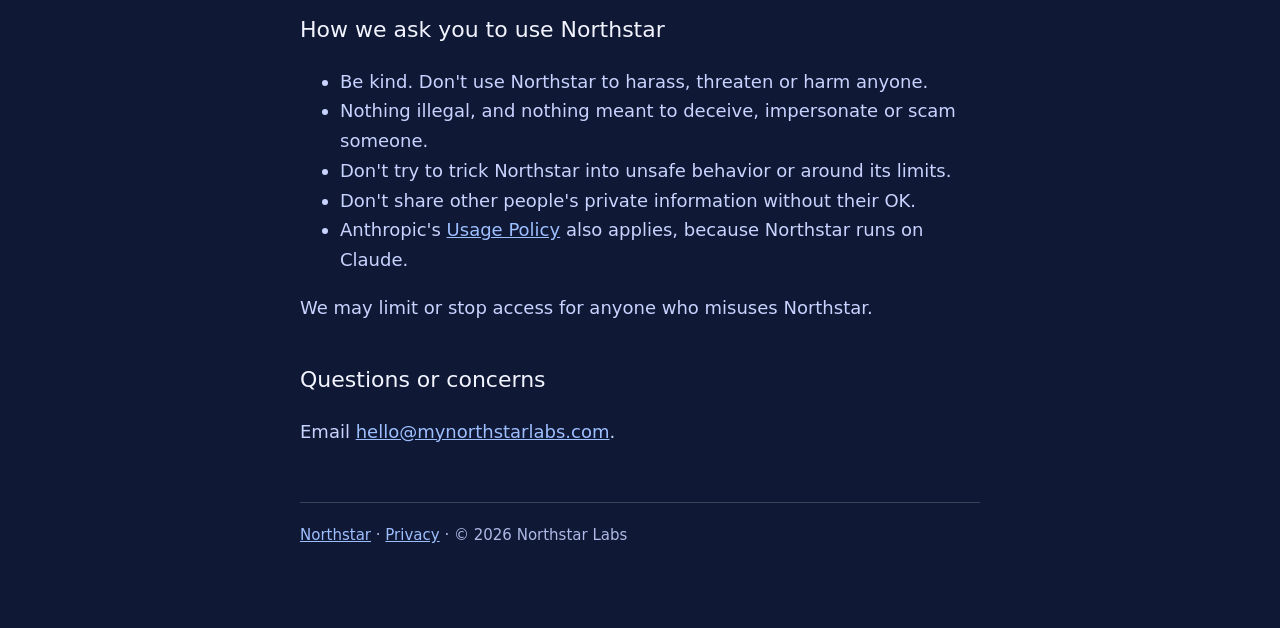
<file: conduct.html>
<!doctype html><html lang="en"><head><meta charset="utf-8"><meta name="viewport" content="width=device-width,initial-scale=1">
<title>Northstar Code of Conduct</title><link rel="icon" href="icon.png"><link rel="stylesheet" href="style.css"></head><body><main>
<header><img src="icon.png" alt=""><a href="index.html">Northstar</a></header>
<h1>Code of Conduct</h1>
<p class="muted">Northstar Labs · Effective October 19, 2026 · This page will be updated after legal review.</p>

<p>Northstar is an AI guide. This page says, in plain words, how Northstar behaves, how it keeps you safe, and how we ask you to use it.</p>

<h2>How Northstar behaves</h2>
<ul>
<li><strong>It's an AI, not a person.</strong> Northstar can make mistakes, so check anything important.</li>
<li><strong>It's honest.</strong> It never makes up businesses, ratings, results or photos. Examples on our website are labeled as examples.</li>
<li><strong>You decide.</strong> Northstar suggests; you make the final call. It never books, pays or sends anything without you.</li>
<li><strong>It's not a professional.</strong> Northstar is not a doctor, therapist, lawyer or financial advisor, and AI is not a substitute for licensed professional advice. For health, legal or money decisions, talk to a licensed professional.</li>
<li><strong>It's fair.</strong> It never rates a neighborhood as safe or unsafe, good or bad.</li>
<li><strong>Your memory is yours.</strong> No ads, and we don't sell your information. See our <a href="privacy.html">Privacy page</a>.</li>
<li><strong>Built on Claude.</strong> Northstar's answers are written by Claude, an AI model made by Anthropic. Anthropic's own safety rules apply too.</li>
</ul>

<h2>How Northstar keeps you safe</h2>
<p>These are Northstar's safety steps (our safety protocol):</p>
<ul>
<li><strong>Crisis help comes first.</strong> If someone mentions wanting to die, suicide, self-harm, abuse or not being safe, Northstar responds with care and points them to a real person right away: in the US, call or text <strong>988</strong> (Suicide &amp; Crisis Lifeline); in immediate danger, call <strong>911</strong>; outside the US, the local emergency number. The app shows <em>Call 988</em> and <em>Text 988</em> buttons.</li>
<li><strong>Two layers.</strong> Northstar's own code checks for crisis words before the AI answers, and the AI follows the same crisis rules. Either one is enough to bring up help.</li>
<li><strong>No harmful details.</strong> Northstar never gives methods or instructions for self-harm.</li>
<li><strong>Good Listener</strong> is there to listen. It isn't therapy and can't diagnose or treat. Before it's switched on, a safety notice explains this, and it can't be turned on without seeing that notice first.</li>
<li><strong>On this website,</strong> the live Discovery and Chat phones follow the same crisis rules.</li>
<li><strong>Young people.</strong> Northstar isn't intended for children under 13, and it may not be suitable for some minors.</li>
<li><strong>We keep improving these steps</strong> and review them regularly. If you see Northstar get something wrong, please tell us.</li>
</ul>

<h2>How we ask you to use Northstar</h2>
<ul>
<li>Be kind. Don't use Northstar to harass, threaten or harm anyone.</li>
<li>Nothing illegal, and nothing meant to deceive, impersonate or scam someone.</li>
<li>Don't try to trick Northstar into unsafe behavior or around its limits.</li>
<li>Don't share other people's private information without their OK.</li>
<li>Anthropic's <a href="https://www.anthropic.com/legal/aup">Usage Policy</a> also applies, because Northstar runs on Claude.</li>
</ul>
<p>We may limit or stop access for anyone who misuses Northstar.</p>

<h2>Questions or concerns</h2>
<p>Email <a href="mailto:hello@mynorthstarlabs.com">hello@mynorthstarlabs.com</a>.</p>

<footer><a href="index.html">Northstar</a> · <a href="privacy.html">Privacy</a> · © 2026 Northstar Labs</footer>
</main></body></html>
</file>
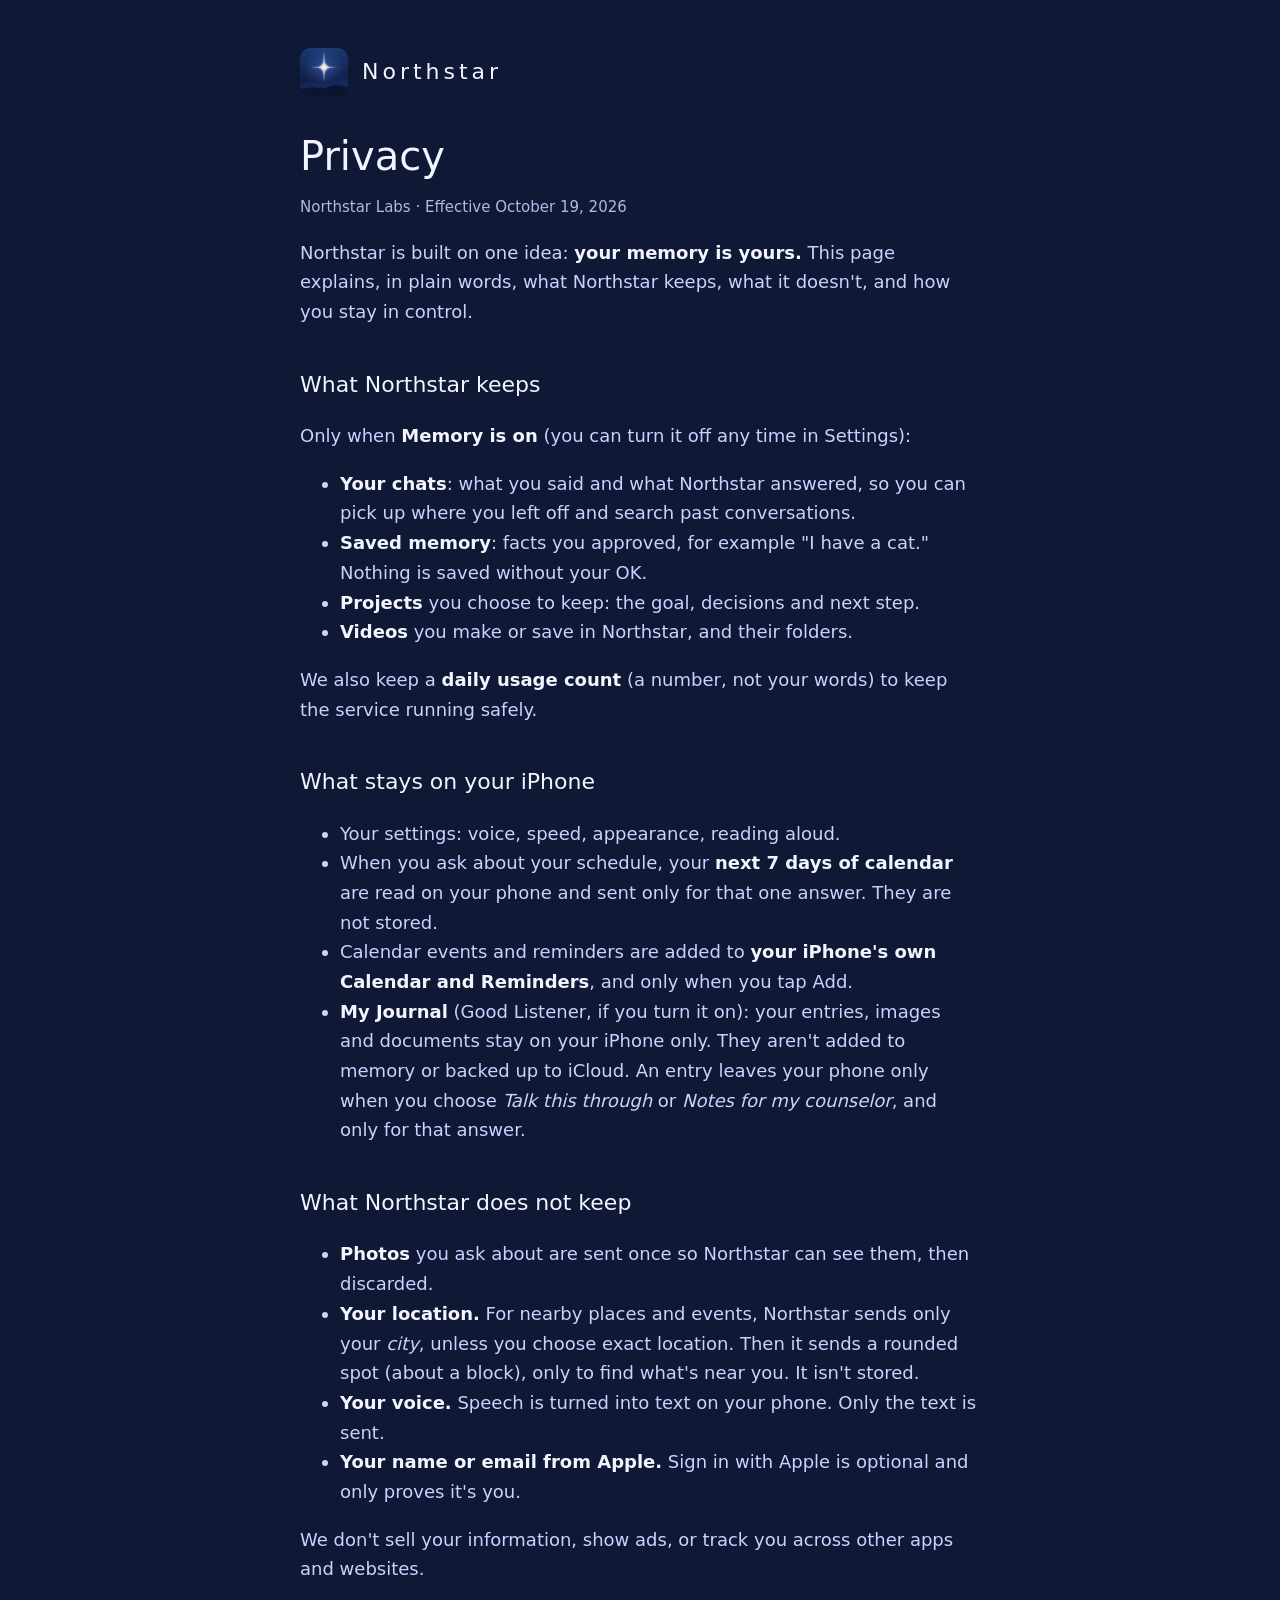
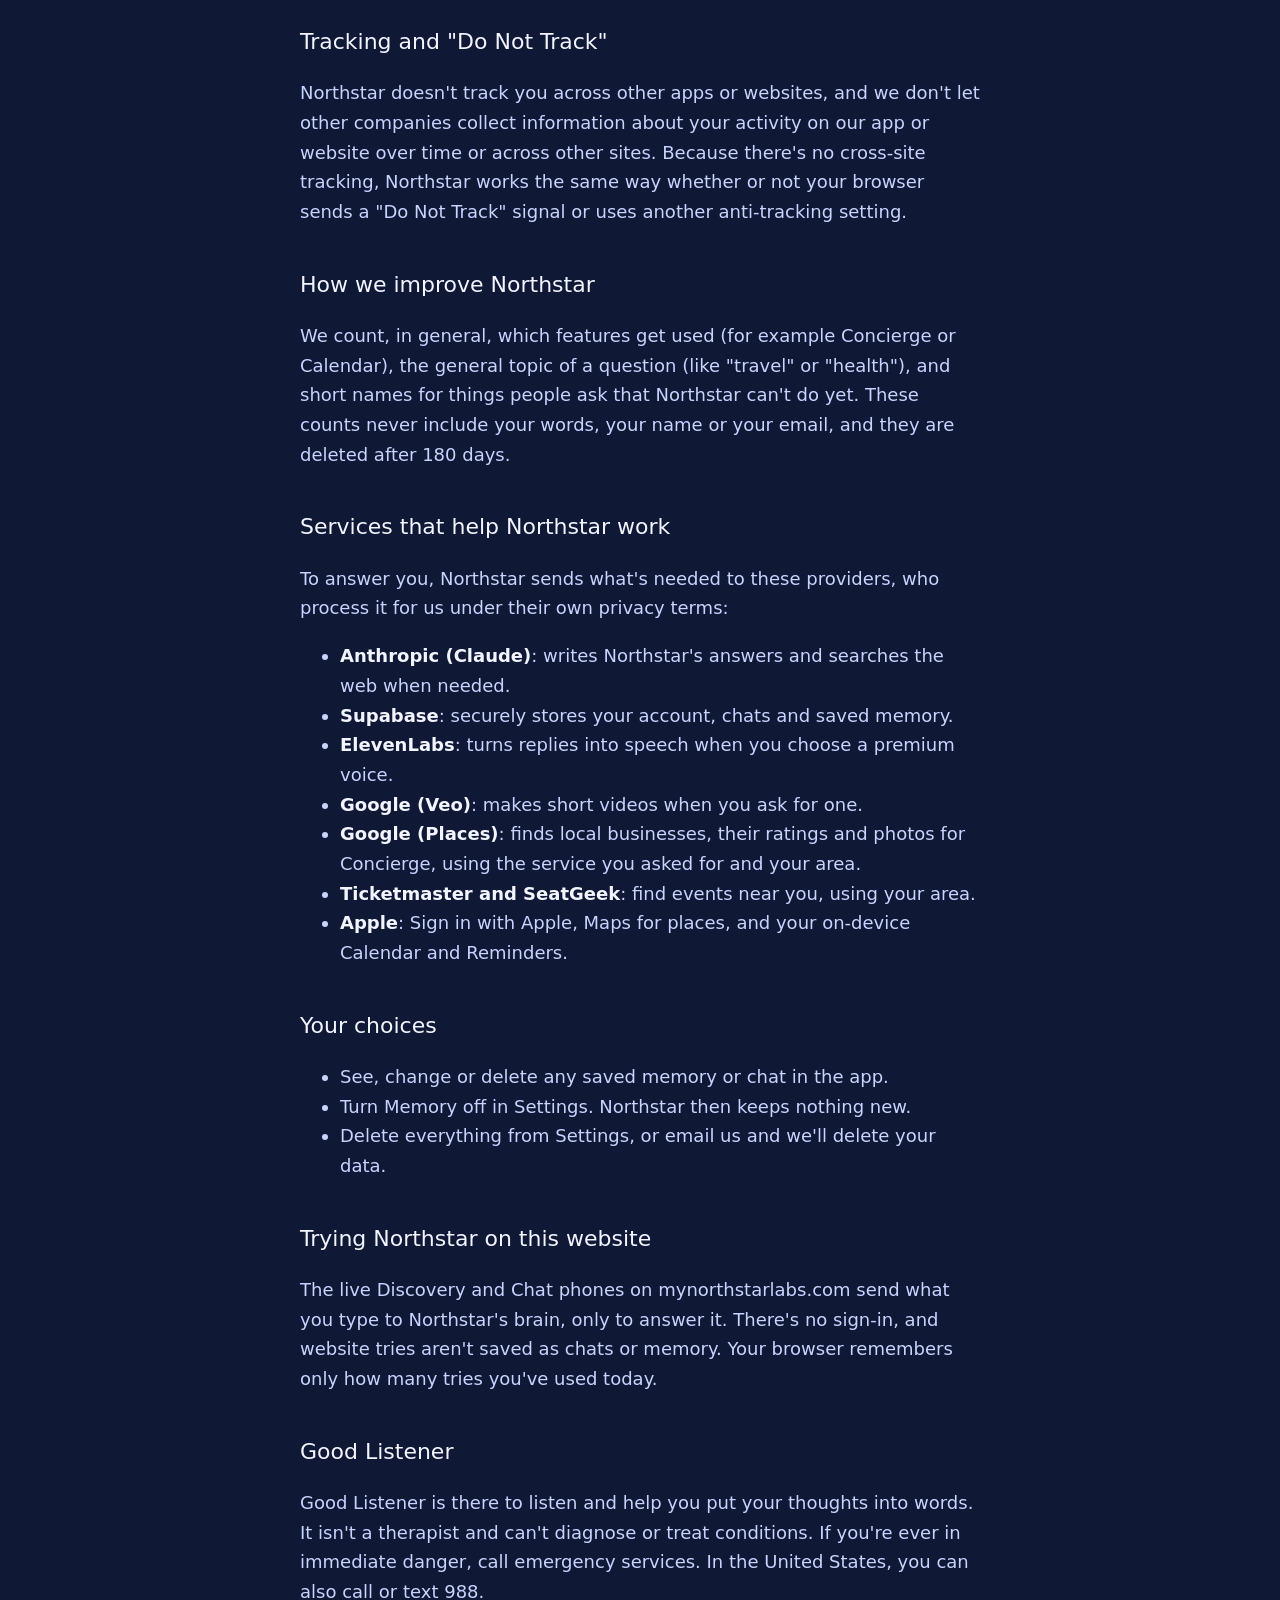
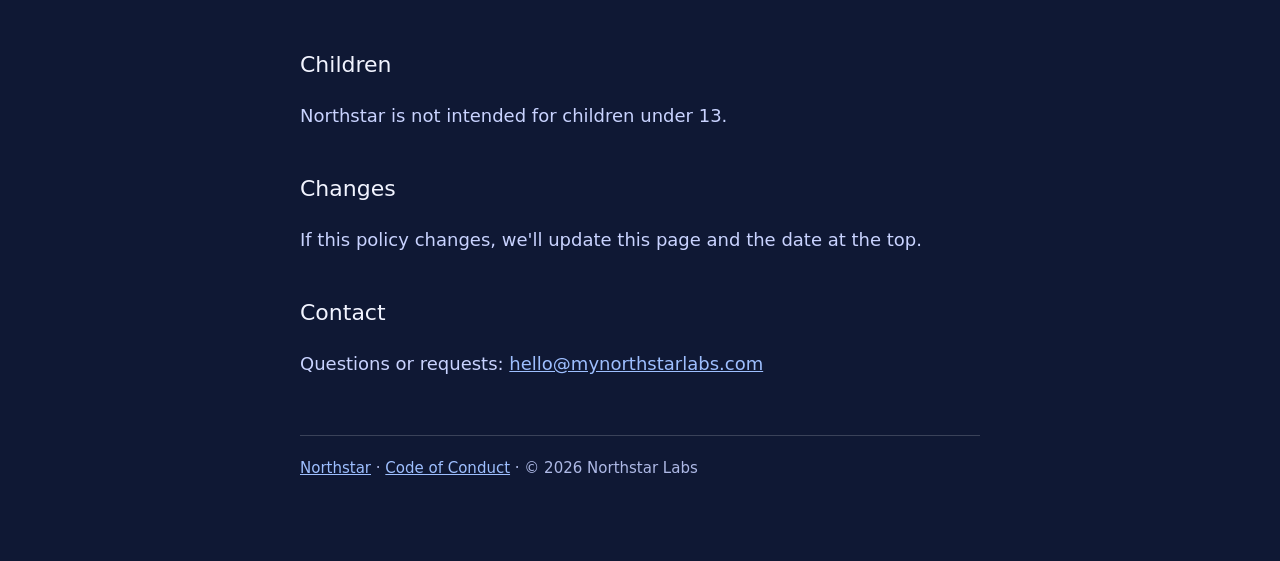
<file: privacy.html>
<!doctype html><html lang="en"><head><meta charset="utf-8"><meta name="viewport" content="width=device-width,initial-scale=1">
<title>Northstar Privacy</title><link rel="icon" href="icon.png"><link rel="stylesheet" href="style.css"></head><body><main>
<header><img src="icon.png" alt=""><a href="index.html">Northstar</a></header>
<h1>Privacy</h1>
<p class="muted">Northstar Labs · Effective October 19, 2026</p>

<p>Northstar is built on one idea: <strong>your memory is yours.</strong> This page explains, in plain words, what Northstar keeps, what it doesn't, and how you stay in control.</p>

<h2>What Northstar keeps</h2>
<p>Only when <strong>Memory is on</strong> (you can turn it off any time in Settings):</p>
<ul>
<li><strong>Your chats</strong>: what you said and what Northstar answered, so you can pick up where you left off and search past conversations.</li>
<li><strong>Saved memory</strong>: facts you approved, for example "I have a cat." Nothing is saved without your OK.</li>
<li><strong>Projects</strong> you choose to keep: the goal, decisions and next step.</li>
<li><strong>Videos</strong> you make or save in Northstar, and their folders.</li>
</ul>
<p>We also keep a <strong>daily usage count</strong> (a number, not your words) to keep the service running safely.</p>

<h2>What stays on your iPhone</h2>
<ul>
<li>Your settings: voice, speed, appearance, reading aloud.</li>
<li>When you ask about your schedule, your <strong>next 7 days of calendar</strong> are read on your phone and sent only for that one answer. They are not stored.</li>
<li>Calendar events and reminders are added to <strong>your iPhone's own Calendar and Reminders</strong>, and only when you tap Add.</li>
<li><strong>My Journal</strong> (Good Listener, if you turn it on): your entries, images and documents stay on your iPhone only. They aren't added to memory or backed up to iCloud. An entry leaves your phone only when you choose <em>Talk this through</em> or <em>Notes for my counselor</em>, and only for that answer.</li>
</ul>

<h2>What Northstar does not keep</h2>
<ul>
<li><strong>Photos</strong> you ask about are sent once so Northstar can see them, then discarded.</li>
<li><strong>Your location.</strong> For nearby places and events, Northstar sends only your <em>city</em>, unless you choose exact location. Then it sends a rounded spot (about a block), only to find what's near you. It isn't stored.</li>
<li><strong>Your voice.</strong> Speech is turned into text on your phone. Only the text is sent.</li>
<li><strong>Your name or email from Apple.</strong> Sign in with Apple is optional and only proves it's you.</li>
</ul>
<p>We don't sell your information, show ads, or track you across other apps and websites.</p>

<h2>Tracking and "Do Not Track"</h2>
<p>Northstar doesn't track you across other apps or websites, and we don't let other companies collect information about your activity on our app or website over time or across other sites. Because there's no cross-site tracking, Northstar works the same way whether or not your browser sends a "Do Not Track" signal or uses another anti-tracking setting.</p>

<h2>How we improve Northstar</h2>
<p>We count, in general, which features get used (for example Concierge or Calendar), the general topic of a question (like "travel" or "health"), and short names for things people ask that Northstar can't do yet. These counts never include your words, your name or your email, and they are deleted after 180 days.</p>

<h2>Services that help Northstar work</h2>
<p>To answer you, Northstar sends what's needed to these providers, who process it for us under their own privacy terms:</p>
<ul>
<li><strong>Anthropic (Claude)</strong>: writes Northstar's answers and searches the web when needed.</li>
<li><strong>Supabase</strong>: securely stores your account, chats and saved memory.</li>
<li><strong>ElevenLabs</strong>: turns replies into speech when you choose a premium voice.</li>
<li><strong>Google (Veo)</strong>: makes short videos when you ask for one.</li>
<li><strong>Google (Places)</strong>: finds local businesses, their ratings and photos for Concierge, using the service you asked for and your area.</li>
<li><strong>Ticketmaster and SeatGeek</strong>: find events near you, using your area.</li>
<li><strong>Apple</strong>: Sign in with Apple, Maps for places, and your on-device Calendar and Reminders.</li>
</ul>

<h2>Your choices</h2>
<ul>
<li>See, change or delete any saved memory or chat in the app.</li>
<li>Turn Memory off in Settings. Northstar then keeps nothing new.</li>
<li>Delete everything from Settings, or email us and we'll delete your data.</li>
</ul>

<h2>Trying Northstar on this website</h2>
<p>The live Discovery and Chat phones on mynorthstarlabs.com send what you type to Northstar's brain, only to answer it. There's no sign-in, and website tries aren't saved as chats or memory. Your browser remembers only how many tries you've used today.</p>

<h2>Good Listener</h2>
<p>Good Listener is there to listen and help you put your thoughts into words. It isn't a therapist and can't diagnose or treat conditions. If you're ever in immediate danger, call emergency services. In the United States, you can also call or text 988.</p>

<h2>Children</h2>
<p>Northstar is not intended for children under 13.</p>

<h2>Changes</h2>
<p>If this policy changes, we'll update this page and the date at the top.</p>

<h2>Contact</h2>
<p>Questions or requests: <a href="mailto:hello@mynorthstarlabs.com">hello@mynorthstarlabs.com</a></p>

<footer><a href="index.html">Northstar</a> · <a href="conduct.html">Code of Conduct</a> · © 2026 Northstar Labs</footer>
</main></body></html>
</file>
<file: style.css>
:root{--bg:#0f1834;--text:#f2f4ff;--soft:#c9d3ff;--line:rgba(255,255,255,.18);--link:#9ebfff}
*{box-sizing:border-box}
body{margin:0;background:var(--bg);color:var(--text);font:18px/1.65 -apple-system,"SF Pro Text",system-ui,sans-serif}
a{color:var(--link)}
main{max-width:720px;margin:0 auto;padding:48px 20px 80px}
header{display:flex;align-items:center;gap:14px;margin-bottom:36px}
header img{width:48px;height:48px;border-radius:11px}
header a{color:var(--text);text-decoration:none;font-weight:300;letter-spacing:4px;font-size:22px}
h1{font-weight:300;font-size:40px;line-height:1.2;margin:0 0 8px}
h2{font-weight:500;font-size:22px;margin:40px 0 8px}
p,li{color:var(--soft)}
strong{color:var(--text)}
.muted{font-size:15px;color:#aeb9e6}
footer{margin-top:56px;padding-top:20px;border-top:1px solid var(--line);font-size:15px;color:#aeb9e6}
.hero{text-align:center;padding-top:12vh}
.hero img{width:120px;height:120px;border-radius:27px;box-shadow:0 0 60px rgba(120,150,255,.35)}
.hero h1{letter-spacing:8px;margin-top:28px}
.tag{letter-spacing:3px;font-size:14px;text-transform:uppercase;color:var(--soft)}
.btn{display:inline-block;margin-top:8px;padding:16px 28px;border-radius:999px;background:#e8ecff;color:#0d1736;text-decoration:none;font-weight:600}
</file>
